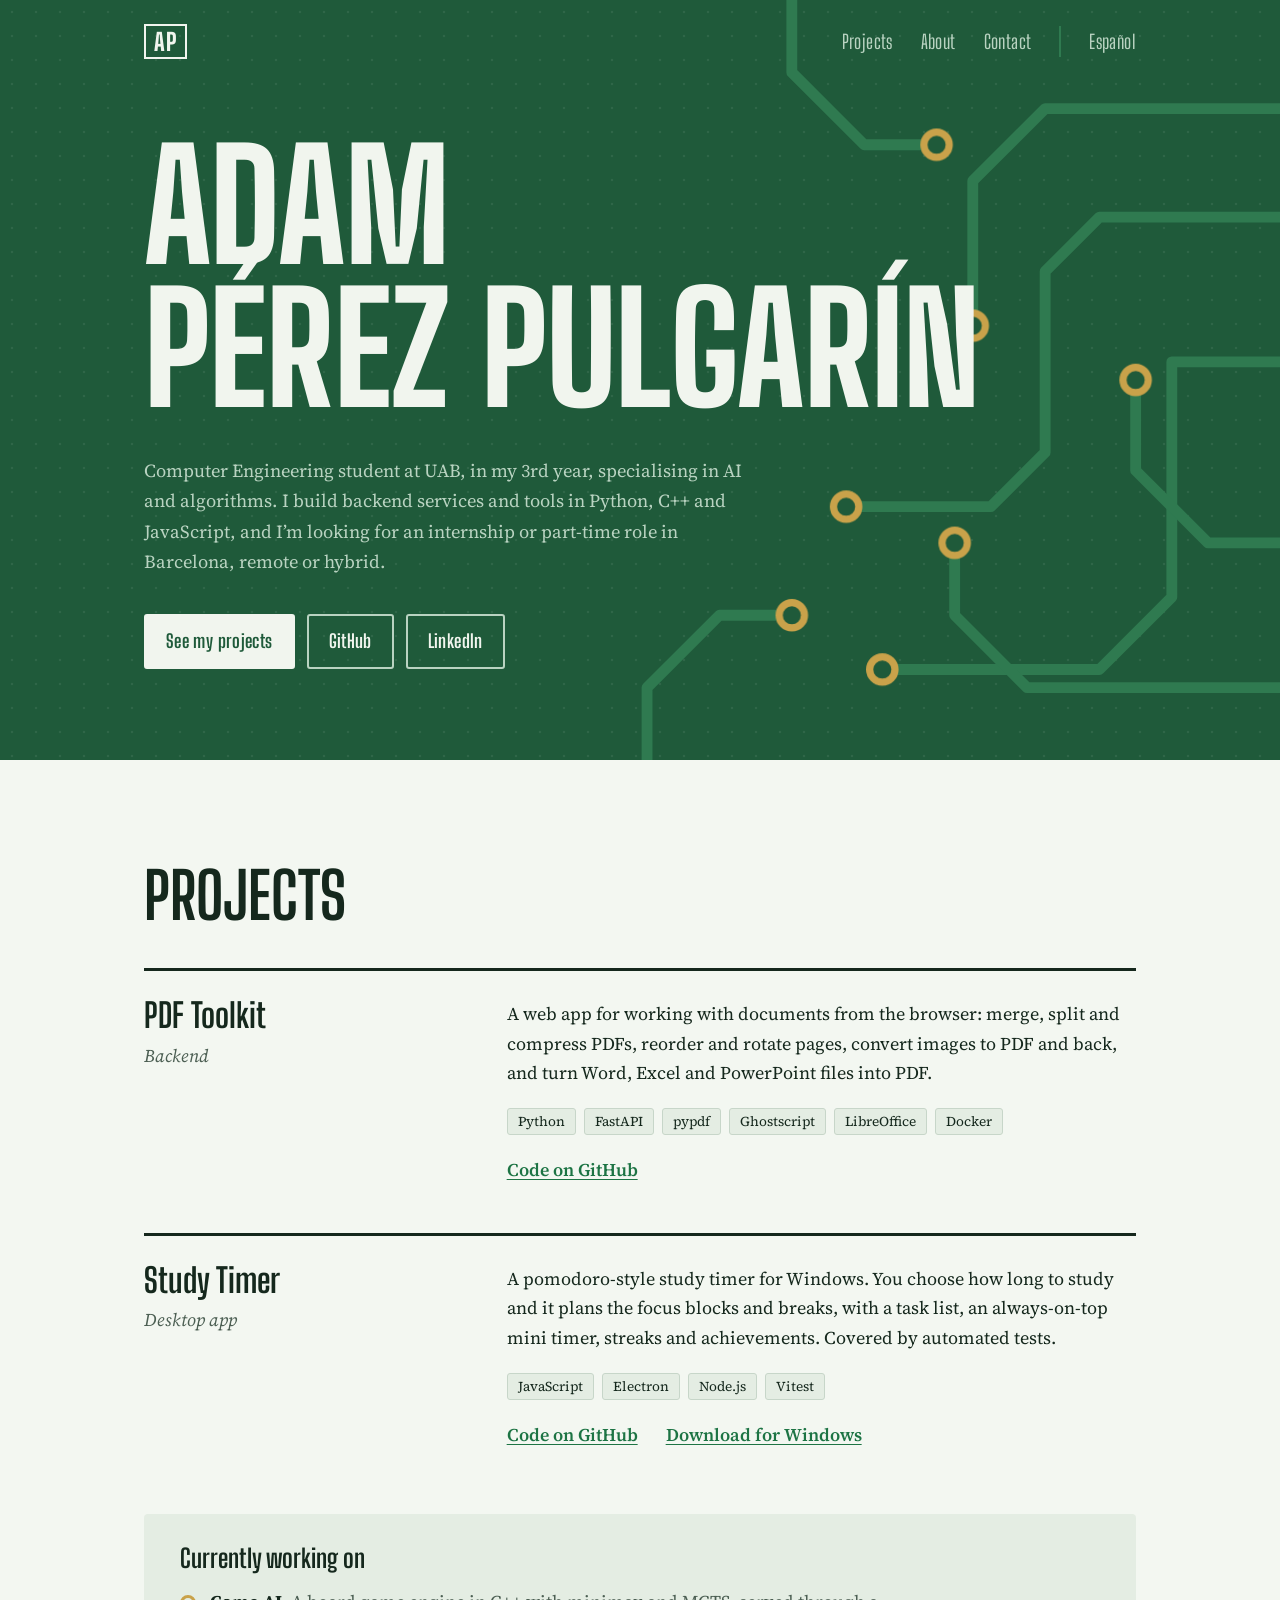
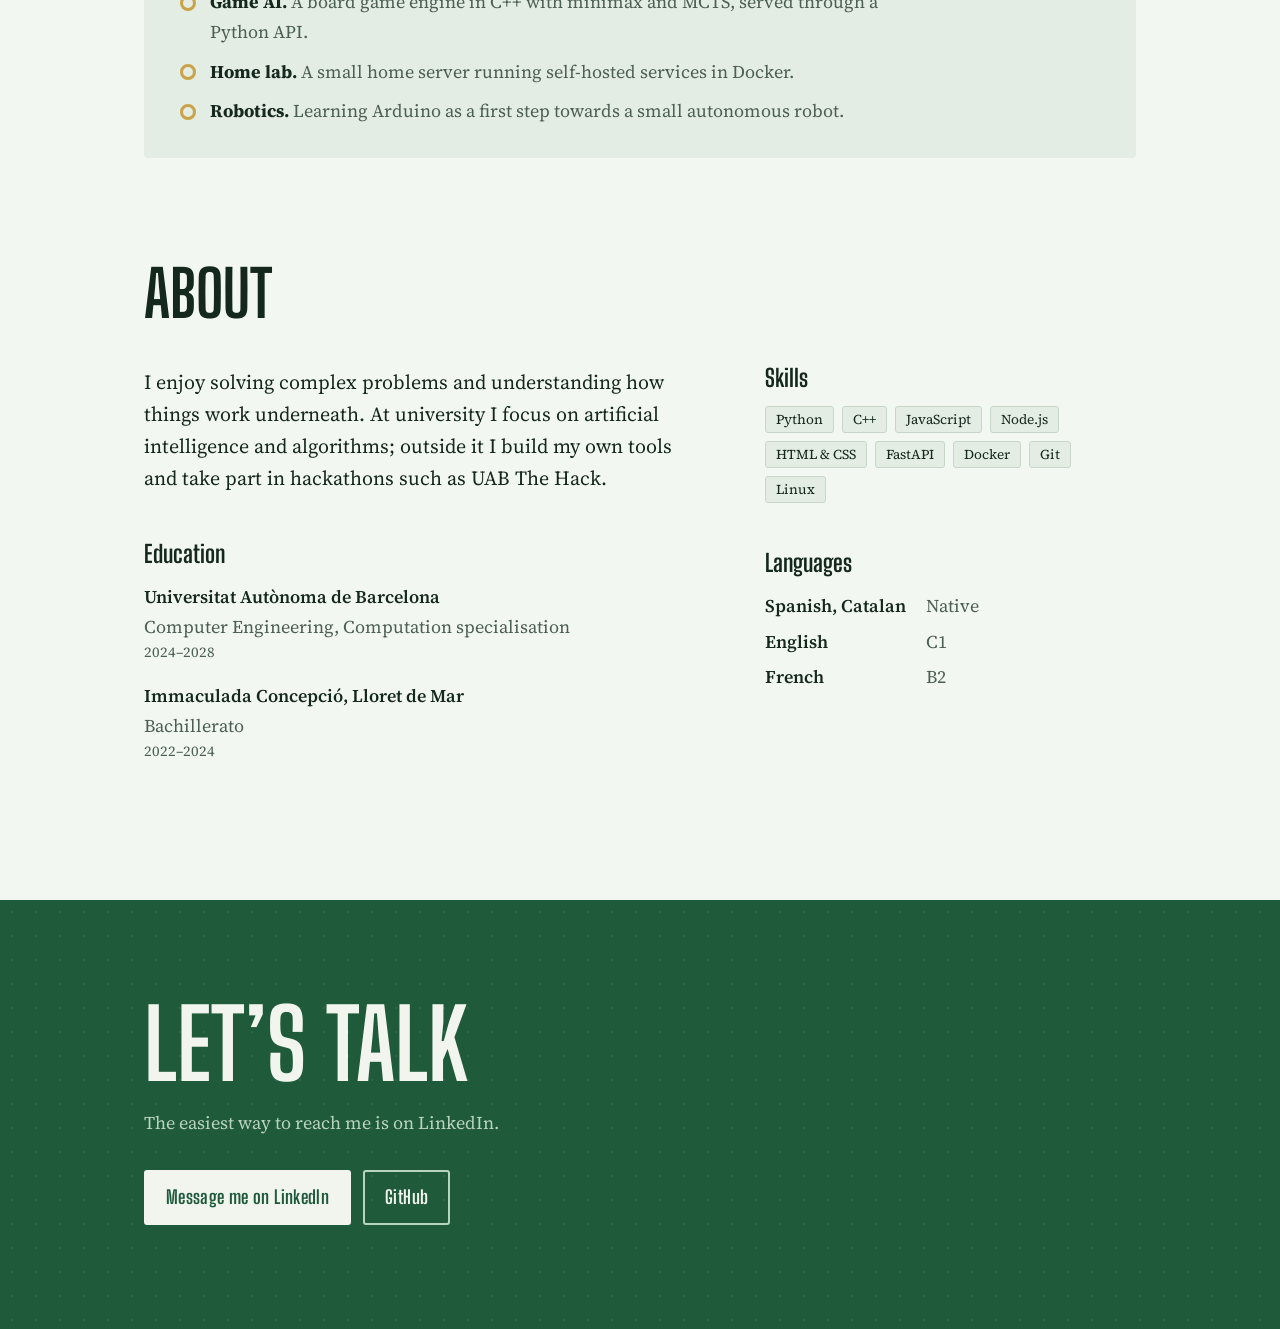
<file: index.html>
<!doctype html>
<html lang="en">
<head>
  <meta charset="utf-8">
  <meta name="viewport" content="width=device-width, initial-scale=1">
  <title>Adam Pérez Pulgarín</title>
  <meta name="description" content="Computer Engineering student at UAB (AI and algorithms). Projects in Python, C++ and JavaScript. Looking for an internship in Barcelona.">
  <meta name="theme-color" content="#1f5a3a">
  <link rel="alternate" hreflang="en" href="https://adam-perez25.github.io/">
  <link rel="alternate" hreflang="es" href="https://adam-perez25.github.io/es/">
  <link rel="icon" href="favicon.svg" type="image/svg+xml">
  <link rel="preconnect" href="https://fonts.googleapis.com">
  <link rel="preconnect" href="https://fonts.gstatic.com" crossorigin>
  <link rel="stylesheet" href="https://fonts.googleapis.com/css2?family=Big+Shoulders+Display:wght@500;700;800&family=Source+Serif+4:ital,opsz,wght@0,8..60,400;0,8..60,600;1,8..60,400&display=swap">
  <link rel="stylesheet" href="styles.css">
</head>
<body>
  <a class="skip" href="#projects">Skip to projects</a>

  <header class="board hero" id="top">
    <svg class="traces" viewBox="0 0 600 420" preserveAspectRatio="xMaxYMid slice" aria-hidden="true">
      <g class="lines">
        <path d="M600 60 H470 L430 100 V180"/>
        <path d="M600 120 H500 L470 150 V250 L440 280 H360"/>
        <path d="M600 200 H540 V330 L500 370 H380"/>
        <path d="M600 300 H560 L520 260 V210"/>
        <path d="M600 380 H460 L420 340 V300"/>
        <path d="M330 0 V40 L370 80 H410"/>
        <path d="M250 420 V380 L290 340 H330"/>
      </g>
      <g class="pads">
        <circle cx="430" cy="180" r="7"/>
        <circle cx="360" cy="280" r="7"/>
        <circle cx="380" cy="370" r="7"/>
        <circle cx="520" cy="210" r="7"/>
        <circle cx="420" cy="300" r="7"/>
        <circle cx="410" cy="80" r="7"/>
        <circle cx="330" cy="340" r="7"/>
      </g>
    </svg>

    <nav class="wrap topnav" aria-label="Sections">
      <a class="logo" href="#top">AP</a>
      <div class="navlinks">
        <a href="#projects">Projects</a>
        <a href="#about">About</a>
        <a href="#contact">Contact</a>
        <a class="lang" href="es/index.html" hreflang="es" lang="es">Español</a>
      </div>
    </nav>

    <div class="wrap hero-body">
      <h1>Adam<br>Pérez Pulgarín</h1>
      <p class="lead">
        Computer Engineering student at UAB, in my 3rd year, specialising in AI and algorithms.
        I build backend services and tools in Python, C++ and JavaScript, and I’m looking for an
        internship or part-time role in Barcelona, remote or hybrid.
      </p>
      <div class="buttons">
        <a class="btn primary" href="#projects">See my projects</a>
        <a class="btn" href="https://github.com/adam-perez25" target="_blank" rel="noopener">GitHub</a>
        <a class="btn" href="https://www.linkedin.com/in/adam-perez-pulgarin-26971038b/" target="_blank" rel="noopener">LinkedIn</a>
      </div>
    </div>
  </header>

  <main>
    <section id="projects" class="wrap block">
      <h2>Projects</h2>

      <article class="project">
        <div class="project-head">
          <h3>PDF Toolkit</h3>
          <p class="tag">Backend</p>
        </div>
        <div class="project-body">
          <p>
            A web app for working with documents from the browser: merge, split and
            compress PDFs, reorder and rotate pages, convert images to PDF and back,
            and turn Word, Excel and PowerPoint files into PDF.
          </p>
          <ul class="stack">
            <li>Python</li><li>FastAPI</li><li>pypdf</li><li>Ghostscript</li><li>LibreOffice</li><li>Docker</li>
          </ul>
          <div class="links">
            <a href="https://github.com/adam-perez25/pdf_services" target="_blank" rel="noopener">Code on GitHub</a>
          </div>
        </div>
      </article>

      <article class="project">
        <div class="project-head">
          <h3>Study Timer</h3>
          <p class="tag">Desktop app</p>
        </div>
        <div class="project-body">
          <p>
            A pomodoro-style study timer for Windows. You choose how long to study and it
            plans the focus blocks and breaks, with a task list, an always-on-top mini timer,
            streaks and achievements. Covered by automated tests.
          </p>
          <ul class="stack">
            <li>JavaScript</li><li>Electron</li><li>Node.js</li><li>Vitest</li>
          </ul>
          <div class="links">
            <a href="https://github.com/adam-perez25/study_app" target="_blank" rel="noopener">Code on GitHub</a>
            <a href="https://github.com/adam-perez25/study_app/releases/latest" target="_blank" rel="noopener">Download for Windows</a>
          </div>
        </div>
      </article>

      <div class="now-box">
        <h3>Currently working on</h3>
        <ul class="now">
          <li><strong>Game AI.</strong> A board game engine in C++ with minimax and MCTS, served through a Python API.</li>
          <li><strong>Home lab.</strong> A small home server running self-hosted services in Docker.</li>
          <li><strong>Robotics.</strong> Learning Arduino as a first step towards a small autonomous robot.</li>
        </ul>
      </div>
    </section>

    <section id="about" class="wrap block">
      <h2>About</h2>
      <div class="about-grid">
        <div>
          <p class="about-intro">
            I enjoy solving complex problems and understanding how things work underneath.
            At university I focus on artificial intelligence and algorithms; outside it I
            build my own tools and take part in hackathons such as UAB The Hack.
          </p>
          <h3 class="sub">Education</h3>
          <dl class="facts">
            <dt>Universitat Autònoma de Barcelona</dt>
            <dd>Computer Engineering, Computation specialisation<span class="years">2024–2028</span></dd>
            <dt>Immaculada Concepció, Lloret de Mar</dt>
            <dd>Bachillerato<span class="years">2022–2024</span></dd>
          </dl>
        </div>
        <div>
          <h3 class="sub">Skills</h3>
          <ul class="stack">
            <li>Python</li><li>C++</li><li>JavaScript</li><li>Node.js</li><li>HTML &amp; CSS</li>
            <li>FastAPI</li><li>Docker</li><li>Git</li><li>Linux</li>
          </ul>
          <h3 class="sub">Languages</h3>
          <dl class="facts langs">
            <dt>Spanish, Catalan</dt><dd>Native</dd>
            <dt>English</dt><dd>C1</dd>
            <dt>French</dt><dd>B2</dd>
          </dl>
        </div>
      </div>
    </section>
  </main>

  <footer id="contact" class="board contact">
    <div class="wrap">
      <h2>Let’s talk</h2>
      <p>The easiest way to reach me is on LinkedIn.</p>
      <div class="buttons">
        <a class="btn primary" href="https://www.linkedin.com/in/adam-perez-pulgarin-26971038b/" target="_blank" rel="noopener">Message me on LinkedIn</a>
        <a class="btn" href="https://github.com/adam-perez25" target="_blank" rel="noopener">GitHub</a>
      </div>
    </div>
  </footer>
</body>
</html>
</file>
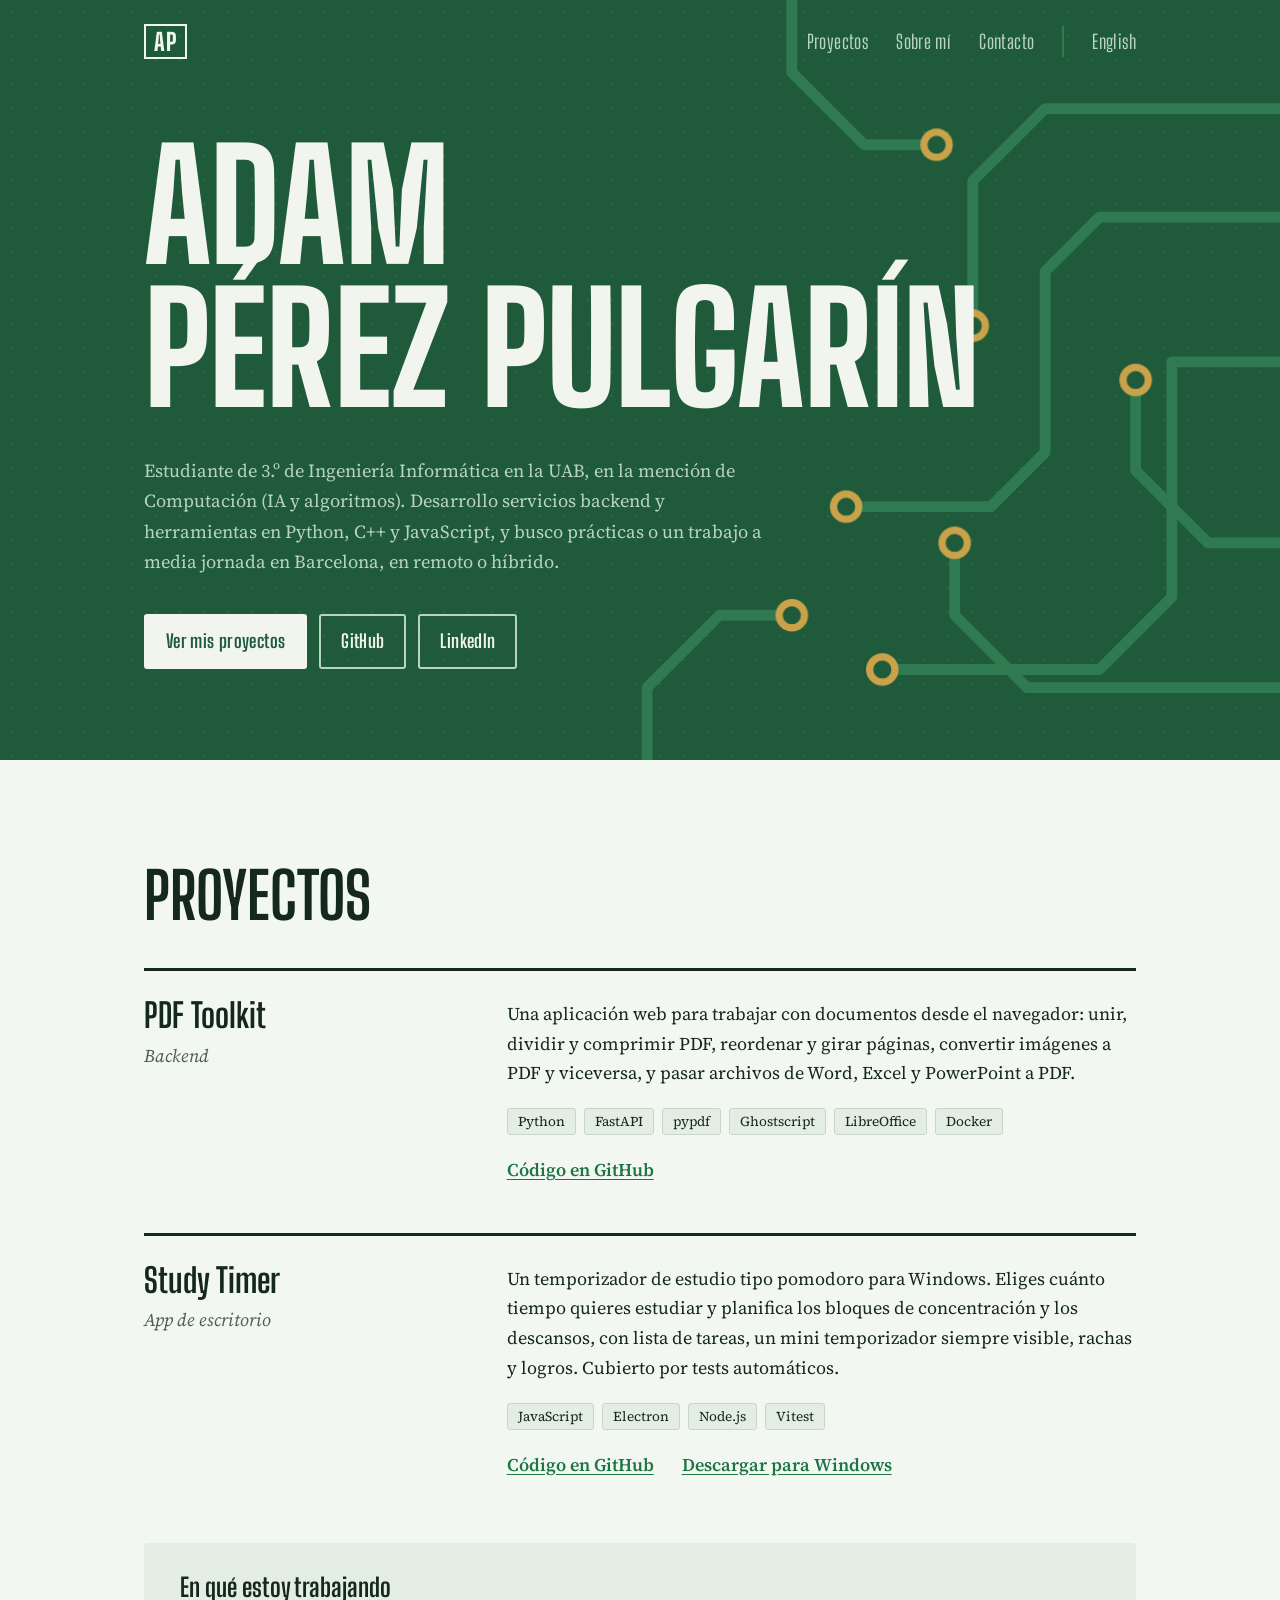
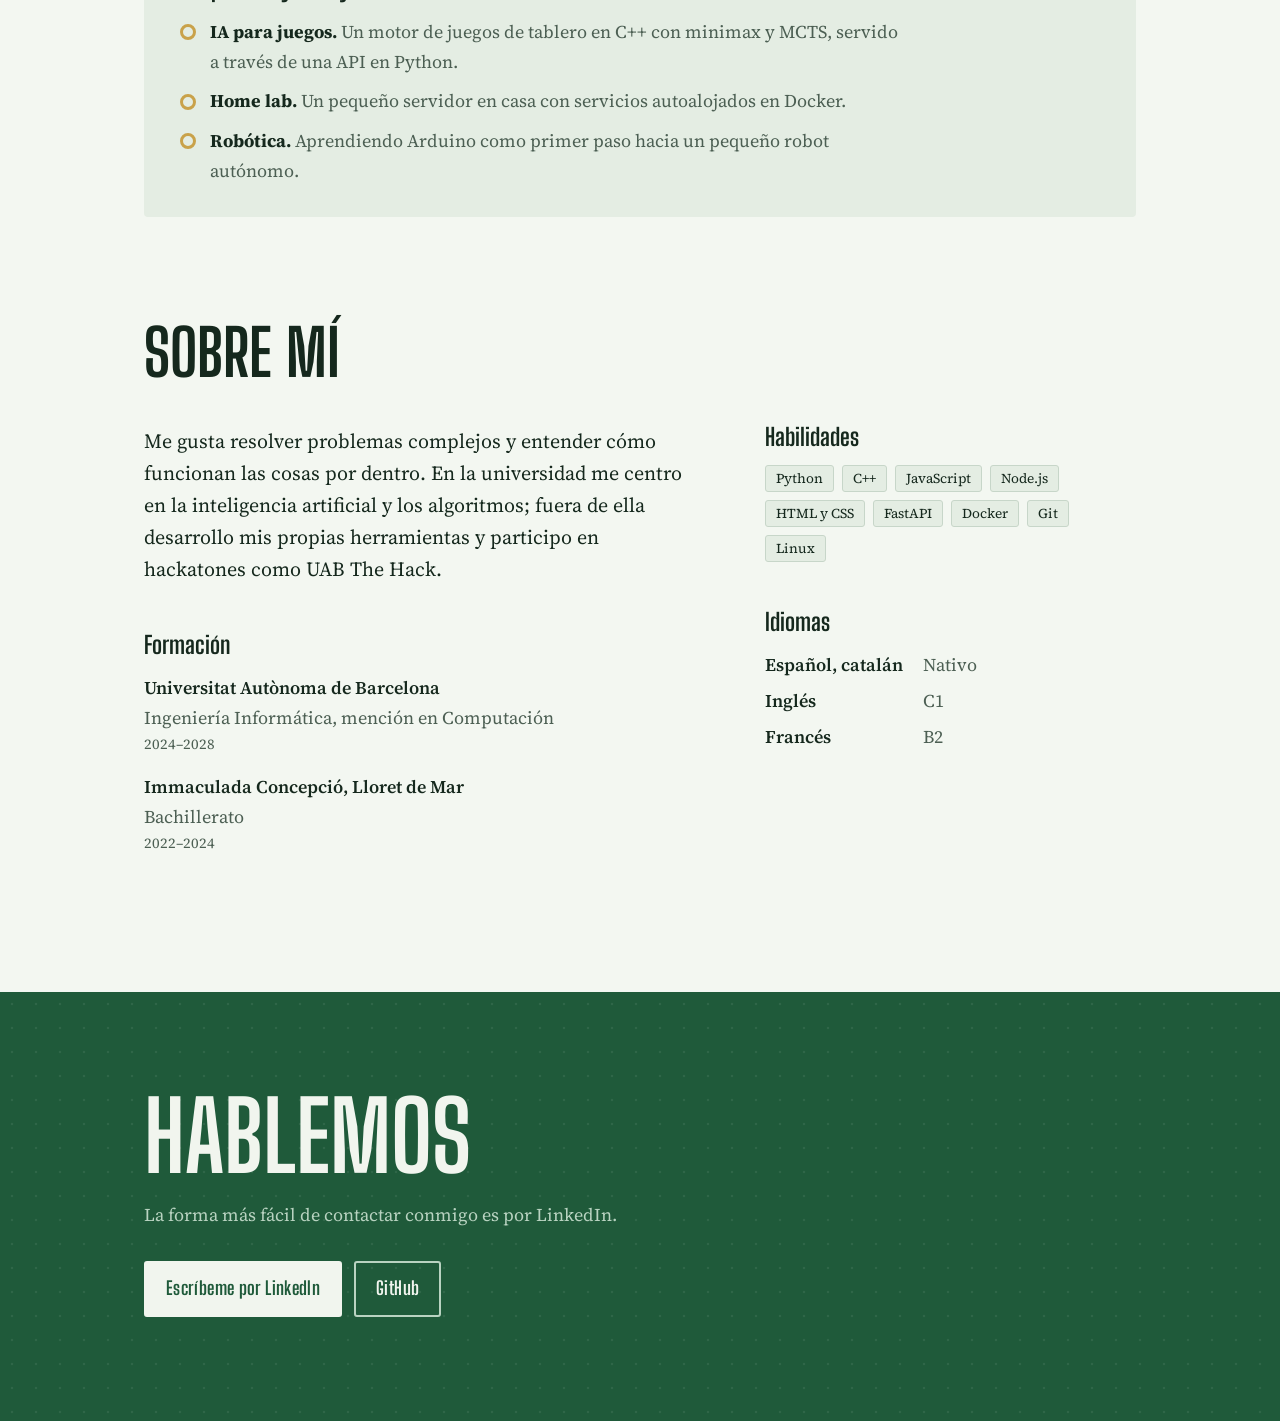
<file: es/index.html>
<!doctype html>
<html lang="es">
<head>
  <meta charset="utf-8">
  <meta name="viewport" content="width=device-width, initial-scale=1">
  <title>Adam Pérez Pulgarín</title>
  <meta name="description" content="Estudiante de Ingeniería Informática en la UAB (IA y algoritmos). Proyectos en Python, C++ y JavaScript. Busco prácticas en Barcelona.">
  <meta name="theme-color" content="#1f5a3a">
  <link rel="alternate" hreflang="en" href="https://adam-perez25.github.io/">
  <link rel="alternate" hreflang="es" href="https://adam-perez25.github.io/es/">
  <link rel="icon" href="../favicon.svg" type="image/svg+xml">
  <link rel="preconnect" href="https://fonts.googleapis.com">
  <link rel="preconnect" href="https://fonts.gstatic.com" crossorigin>
  <link rel="stylesheet" href="https://fonts.googleapis.com/css2?family=Big+Shoulders+Display:wght@500;700;800&family=Source+Serif+4:ital,opsz,wght@0,8..60,400;0,8..60,600;1,8..60,400&display=swap">
  <link rel="stylesheet" href="../styles.css">
</head>
<body>
  <a class="skip" href="#proyectos">Saltar a los proyectos</a>

  <header class="board hero" id="top">
    <svg class="traces" viewBox="0 0 600 420" preserveAspectRatio="xMaxYMid slice" aria-hidden="true">
      <g class="lines">
        <path d="M600 60 H470 L430 100 V180"/>
        <path d="M600 120 H500 L470 150 V250 L440 280 H360"/>
        <path d="M600 200 H540 V330 L500 370 H380"/>
        <path d="M600 300 H560 L520 260 V210"/>
        <path d="M600 380 H460 L420 340 V300"/>
        <path d="M330 0 V40 L370 80 H410"/>
        <path d="M250 420 V380 L290 340 H330"/>
      </g>
      <g class="pads">
        <circle cx="430" cy="180" r="7"/>
        <circle cx="360" cy="280" r="7"/>
        <circle cx="380" cy="370" r="7"/>
        <circle cx="520" cy="210" r="7"/>
        <circle cx="420" cy="300" r="7"/>
        <circle cx="410" cy="80" r="7"/>
        <circle cx="330" cy="340" r="7"/>
      </g>
    </svg>

    <nav class="wrap topnav" aria-label="Secciones">
      <a class="logo" href="#top">AP</a>
      <div class="navlinks">
        <a href="#proyectos">Proyectos</a>
        <a href="#sobre-mi">Sobre mí</a>
        <a href="#contacto">Contacto</a>
        <a class="lang" href="../index.html" hreflang="en" lang="en">English</a>
      </div>
    </nav>

    <div class="wrap hero-body">
      <h1>Adam<br>Pérez Pulgarín</h1>
      <p class="lead">
        Estudiante de 3.º de Ingeniería Informática en la UAB, en la mención de Computación
        (IA y algoritmos). Desarrollo servicios backend y herramientas en Python, C++ y JavaScript,
        y busco prácticas o un trabajo a media jornada en Barcelona, en remoto o híbrido.
      </p>
      <div class="buttons">
        <a class="btn primary" href="#proyectos">Ver mis proyectos</a>
        <a class="btn" href="https://github.com/adam-perez25" target="_blank" rel="noopener">GitHub</a>
        <a class="btn" href="https://www.linkedin.com/in/adam-perez-pulgarin-26971038b/" target="_blank" rel="noopener">LinkedIn</a>
      </div>
    </div>
  </header>

  <main>
    <section id="proyectos" class="wrap block">
      <h2>Proyectos</h2>

      <article class="project">
        <div class="project-head">
          <h3>PDF Toolkit</h3>
          <p class="tag">Backend</p>
        </div>
        <div class="project-body">
          <p>
            Una aplicación web para trabajar con documentos desde el navegador: unir, dividir
            y comprimir PDF, reordenar y girar páginas, convertir imágenes a PDF y viceversa,
            y pasar archivos de Word, Excel y PowerPoint a PDF.
          </p>
          <ul class="stack">
            <li>Python</li><li>FastAPI</li><li>pypdf</li><li>Ghostscript</li><li>LibreOffice</li><li>Docker</li>
          </ul>
          <div class="links">
            <a href="https://github.com/adam-perez25/pdf_services" target="_blank" rel="noopener">Código en GitHub</a>
          </div>
        </div>
      </article>

      <article class="project">
        <div class="project-head">
          <h3>Study Timer</h3>
          <p class="tag">App de escritorio</p>
        </div>
        <div class="project-body">
          <p>
            Un temporizador de estudio tipo pomodoro para Windows. Eliges cuánto tiempo quieres
            estudiar y planifica los bloques de concentración y los descansos, con lista de tareas,
            un mini temporizador siempre visible, rachas y logros. Cubierto por tests automáticos.
          </p>
          <ul class="stack">
            <li>JavaScript</li><li>Electron</li><li>Node.js</li><li>Vitest</li>
          </ul>
          <div class="links">
            <a href="https://github.com/adam-perez25/study_app" target="_blank" rel="noopener">Código en GitHub</a>
            <a href="https://github.com/adam-perez25/study_app/releases/latest" target="_blank" rel="noopener">Descargar para Windows</a>
          </div>
        </div>
      </article>

      <div class="now-box">
        <h3>En qué estoy trabajando</h3>
        <ul class="now">
          <li><strong>IA para juegos.</strong> Un motor de juegos de tablero en C++ con minimax y MCTS, servido a través de una API en Python.</li>
          <li><strong>Home lab.</strong> Un pequeño servidor en casa con servicios autoalojados en Docker.</li>
          <li><strong>Robótica.</strong> Aprendiendo Arduino como primer paso hacia un pequeño robot autónomo.</li>
        </ul>
      </div>
    </section>

    <section id="sobre-mi" class="wrap block">
      <h2>Sobre mí</h2>
      <div class="about-grid">
        <div>
          <p class="about-intro">
            Me gusta resolver problemas complejos y entender cómo funcionan las cosas por dentro.
            En la universidad me centro en la inteligencia artificial y los algoritmos; fuera de ella
            desarrollo mis propias herramientas y participo en hackatones como UAB The Hack.
          </p>
          <h3 class="sub">Formación</h3>
          <dl class="facts">
            <dt>Universitat Autònoma de Barcelona</dt>
            <dd>Ingeniería Informática, mención en Computación<span class="years">2024–2028</span></dd>
            <dt>Immaculada Concepció, Lloret de Mar</dt>
            <dd>Bachillerato<span class="years">2022–2024</span></dd>
          </dl>
        </div>
        <div>
          <h3 class="sub">Habilidades</h3>
          <ul class="stack">
            <li>Python</li><li>C++</li><li>JavaScript</li><li>Node.js</li><li>HTML y CSS</li>
            <li>FastAPI</li><li>Docker</li><li>Git</li><li>Linux</li>
          </ul>
          <h3 class="sub">Idiomas</h3>
          <dl class="facts langs">
            <dt>Español, catalán</dt><dd>Nativo</dd>
            <dt>Inglés</dt><dd>C1</dd>
            <dt>Francés</dt><dd>B2</dd>
          </dl>
        </div>
      </div>
    </section>
  </main>

  <footer id="contacto" class="board contact">
    <div class="wrap">
      <h2>Hablemos</h2>
      <p>La forma más fácil de contactar conmigo es por LinkedIn.</p>
      <div class="buttons">
        <a class="btn primary" href="https://www.linkedin.com/in/adam-perez-pulgarin-26971038b/" target="_blank" rel="noopener">Escríbeme por LinkedIn</a>
        <a class="btn" href="https://github.com/adam-perez25" target="_blank" rel="noopener">GitHub</a>
      </div>
    </div>
  </footer>
</body>
</html>
</file>
<file: styles.css>
/* Colors: the hero and footer are a circuit board (solder-mask green, silkscreen white,
   copper pads); the rest of the page is pale green paper with green ink. */
:root {
  --mask: #1f5a3a;        /* solder mask: hero and footer background */
  --mask-trace: #2f7a50;  /* traces drawn on the board */
  --copper: #c9a24a;      /* pads and list markers */
  --silk: #f1f5ee;        /* text on the board */
  --silk-muted: #b9d3c1;
  --paper: #f3f7f1;       /* page background */
  --paper-deep: #e4ede3;
  --ink: #15281d;         /* body text */
  --ink-muted: #4c5f53;
  --rule: #c7d6c9;
  --link: #1d7444;

  --display: "Big Shoulders Display", "Arial Narrow", sans-serif;
  --body: "Source Serif 4", Georgia, serif;
}

@media (prefers-color-scheme: dark) {
  :root {
    --mask: #17432c;
    --mask-trace: #24603f;
    --copper: #d4b064;
    --silk: #eef4ec;
    --silk-muted: #a9c7b2;
    --paper: #0f1a14;
    --paper-deep: #16251c;
    --ink: #e2ebe3;
    --ink-muted: #a3b6a8;
    --rule: #2a3d31;
    --link: #7fd49c;
  }
}

* { box-sizing: border-box; }

html { scroll-behavior: smooth; }

body {
  margin: 0;
  background: var(--paper);
  color: var(--ink);
  font-family: var(--body);
  font-size: 18px;
  line-height: 1.65;
  -webkit-font-smoothing: antialiased;
}

a { color: var(--link); text-underline-offset: 3px; }

:focus-visible { outline: 3px solid var(--copper); outline-offset: 3px; border-radius: 2px; }

.wrap { max-width: 1040px; margin: 0 auto; padding: 0 24px; }

.skip {
  position: absolute;
  left: 16px;
  top: -60px;
  background: var(--silk);
  color: var(--mask);
  padding: 8px 14px;
  z-index: 20;
}
.skip:focus { top: 16px; }

h1, h2, h3 { font-family: var(--display); font-weight: 700; line-height: 1; margin: 0; }

/* The board: hero and footer */
.board {
  position: relative;
  background-color: var(--mask);
  /* a faint grid of vias, like an unpopulated board */
  background-image: radial-gradient(circle, rgba(255, 255, 255, 0.07) 1.2px, transparent 1.6px);
  background-size: 24px 24px;
  color: var(--silk);
  overflow: hidden;
}

.hero { min-height: min(92vh, 760px); display: flex; flex-direction: column; }

.traces {
  position: absolute;
  top: 0;
  right: 0;
  width: 58%;
  height: 100%;
}
.traces .lines path {
  fill: none;
  stroke: var(--mask-trace);
  stroke-width: 6;
  stroke-linejoin: round;
  stroke-linecap: round;
  stroke-dasharray: 600;
  stroke-dashoffset: 600;
  animation: draw 1.6s cubic-bezier(.6, 0, .2, 1) forwards;
}
.traces .lines path:nth-child(2) { animation-delay: .12s; }
.traces .lines path:nth-child(3) { animation-delay: .24s; }
.traces .lines path:nth-child(4) { animation-delay: .36s; }
.traces .lines path:nth-child(5) { animation-delay: .48s; }
.traces .lines path:nth-child(6) { animation-delay: .6s; }
.traces .lines path:nth-child(7) { animation-delay: .72s; }
.traces .pads circle {
  fill: var(--mask);
  stroke: var(--copper);
  stroke-width: 4;
  opacity: 0;
  animation: pad .3s ease-out 1.5s forwards;
}
@keyframes draw { to { stroke-dashoffset: 0; } }
@keyframes pad { to { opacity: 1; } }

.topnav {
  position: relative;
  width: 100%;
  display: flex;
  align-items: center;
  justify-content: space-between;
  padding-top: 24px;
  padding-bottom: 24px;
}
.logo {
  font-family: var(--display);
  font-weight: 800;
  font-size: 1.5rem;
  letter-spacing: .04em;
  color: var(--silk);
  text-decoration: none;
  border: 2px solid var(--silk);
  padding: 0 8px;
  line-height: 1.3;
}
.navlinks { display: flex; gap: 28px; }
.navlinks a {
  color: var(--silk-muted);
  text-decoration: none;
  font-family: var(--display);
  font-weight: 500;
  font-size: 1.2rem;
  letter-spacing: .02em;
}
.navlinks a:hover { color: var(--silk); }
/* the language switch sits apart from the section links */
.navlinks .lang { padding-left: 28px; border-left: 2px solid var(--mask-trace); }

.hero-body {
  position: relative;
  width: 100%;
  margin-top: auto;
  margin-bottom: auto;
  padding-top: 48px;
  padding-bottom: 88px;
}

h1 {
  font-weight: 800;
  font-size: clamp(3.6rem, 12vw, 9.5rem);
  line-height: .94;
  letter-spacing: -.005em;
  text-transform: uppercase;
  margin-bottom: 36px;
}

.lead {
  max-width: 34em;
  font-size: 1.15rem;
  color: var(--silk-muted);
  margin: 0 0 36px;
}

.buttons { display: flex; flex-wrap: wrap; gap: 12px; }
.btn {
  display: inline-block;
  padding: 10px 20px 11px;
  border: 2px solid var(--silk-muted);
  color: var(--silk);
  text-decoration: none;
  font-family: var(--display);
  font-weight: 700;
  font-size: 1.15rem;
  letter-spacing: .02em;
  border-radius: 3px;
}
.btn:hover { border-color: var(--silk); }
.btn.primary { background: var(--silk); border-color: var(--silk); color: var(--mask); }
.btn.primary:hover { background: #fff; border-color: #fff; }

/* Paper sections */
.block { padding-top: 104px; }
main > .block:last-child { padding-bottom: 120px; }

h2 {
  font-size: clamp(2.6rem, 6vw, 4rem);
  text-transform: uppercase;
  margin-bottom: 40px;
}

.project {
  display: grid;
  grid-template-columns: minmax(200px, 1fr) 2fr;
  gap: 16px 48px;
  border-top: 3px solid var(--ink);
  padding: 28px 0 48px;
}
.project h3 { font-size: 2.1rem; }
.tag { margin: 8px 0 0; color: var(--ink-muted); font-style: italic; }
.project-body p { margin: 0 0 20px; max-width: 36em; }

.stack { list-style: none; padding: 0; margin: 0; display: flex; flex-wrap: wrap; gap: 8px; }
.stack li {
  font-size: .85rem;
  line-height: 1.4;
  padding: 3px 10px;
  border: 1px solid var(--rule);
  border-radius: 3px;
  background: var(--paper-deep);
}

.links { margin-top: 20px; display: flex; flex-wrap: wrap; gap: 8px 28px; }
.links a { font-weight: 600; }

.now-box {
  margin-top: 16px;
  padding: 32px 36px;
  background: var(--paper-deep);
  border-radius: 4px;
}
.now-box h3 { font-size: 1.6rem; margin-bottom: 16px; }
.now { list-style: none; margin: 0; padding: 0; }
.now li {
  position: relative;
  padding-left: 30px;
  margin-bottom: 10px;
  color: var(--ink-muted);
  max-width: 40em;
}
.now li:last-child { margin-bottom: 0; }
/* a copper pad as the bullet */
.now li::before {
  content: "";
  position: absolute;
  left: 0;
  top: .42em;
  width: 10px;
  height: 10px;
  border: 3px solid var(--copper);
  border-radius: 50%;
}
.now strong { color: var(--ink); }

/* About */
.about-grid { display: grid; grid-template-columns: 3fr 2fr; gap: 64px; }
.about-intro { margin: 0; font-size: 1.25rem; line-height: 1.6; max-width: 30em; }
.sub { font-size: 1.5rem; margin: 48px 0 16px; }
.about-grid > div:last-child > .sub:first-child { margin-top: 0; }

.facts { margin: 0; }
.facts dt { font-weight: 600; }
.facts dd { margin: 0 0 16px; color: var(--ink-muted); }
.years { display: block; font-size: .9rem; }
.langs { display: grid; grid-template-columns: auto 1fr; gap: 6px 20px; }
.langs dd { margin: 0; }

/* Footer */
.contact { padding: 96px 0 104px; }
.contact h2 { font-size: clamp(3rem, 9vw, 6rem); margin-bottom: 16px; }
.contact p { color: var(--silk-muted); margin: 0 0 32px; }

@media (max-width: 760px) {
  body { font-size: 17px; }
  .wrap { padding: 0 16px; }
  .navlinks { gap: 14px; }
  .navlinks .lang { padding-left: 14px; }
  .hero { min-height: 0; }
  .hero-body { padding-top: 56px; padding-bottom: 64px; }
  .traces { width: 100%; opacity: .35; }
  .block { padding-top: 72px; }
  .project { grid-template-columns: 1fr; padding-bottom: 40px; }
  .now-box { padding: 24px 20px; }
  .about-grid { grid-template-columns: 1fr; gap: 48px; }
  .contact { padding: 72px 0 80px; }
}

@media (max-width: 400px) {
  .navlinks { gap: 10px; }
  .navlinks a { font-size: 1.05rem; }
  .navlinks .lang { padding-left: 10px; }
}

@media (prefers-reduced-motion: reduce) {
  html { scroll-behavior: auto; }
  .traces .lines path { animation: none; stroke-dashoffset: 0; }
  .traces .pads circle { animation: none; opacity: 1; }
}
</file>
